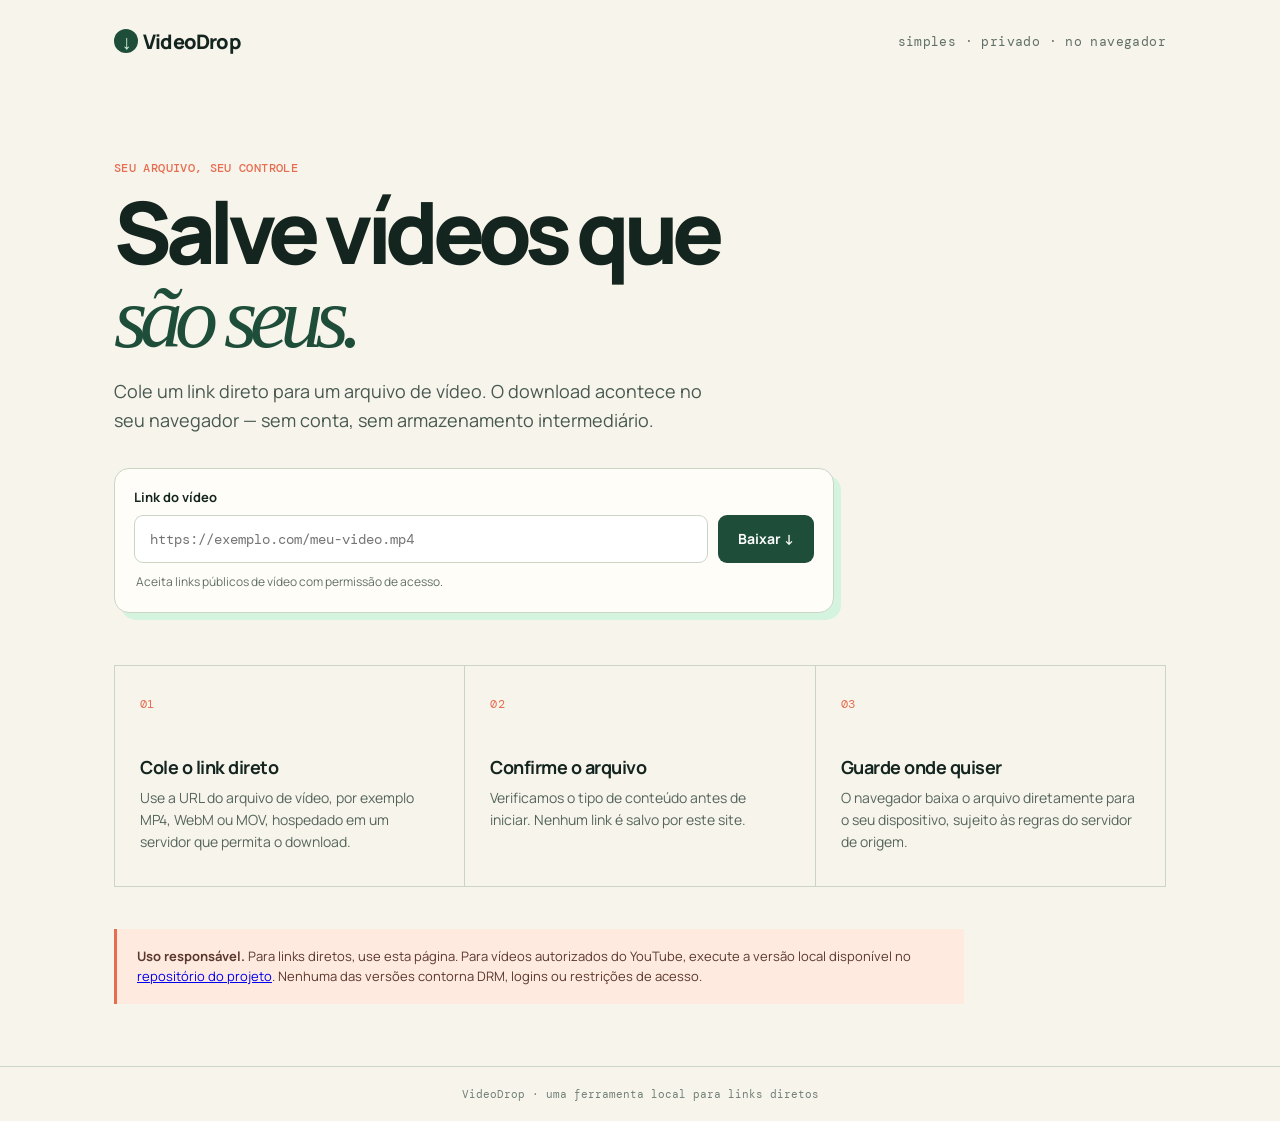
<file: index.html>
<!doctype html>
<html lang="pt-BR">
  <head>
    <meta charset="UTF-8" />
    <meta name="viewport" content="width=device-width, initial-scale=1.0" />
    <meta name="description" content="Baixe vídeos de links diretos que você tem autorização para salvar." />
    <title>VideoDrop — salve seus vídeos</title>
    <link rel="preconnect" href="https://fonts.googleapis.com" />
    <link rel="preconnect" href="https://fonts.gstatic.com" crossorigin />
    <link href="https://fonts.googleapis.com/css2?family=DM+Mono:wght@400;500&family=Manrope:wght@400;500;600;700;800&display=swap" rel="stylesheet" />
    <link rel="stylesheet" href="styles.css" />
  </head>
  <body>
    <main class="page-shell">
      <nav class="nav" aria-label="Navegação principal">
        <a class="brand" href="#top" aria-label="VideoDrop, início"><span class="brand-mark">↓</span>VideoDrop</a>
        <span class="nav-note">simples · privado · no navegador</span>
      </nav>

      <section id="top" class="hero" aria-labelledby="headline">
        <div class="eyebrow">SEU ARQUIVO, SEU CONTROLE</div>
        <h1 id="headline">Salve vídeos que<br /><em>são seus.</em></h1>
        <p class="intro">Cole um link direto para um arquivo de vídeo. O download acontece no seu navegador — sem conta, sem armazenamento intermediário.</p>

        <form id="download-form" class="download-card" novalidate>
          <label for="video-url">Link do vídeo</label>
          <div class="input-row">
            <input id="video-url" name="video-url" type="url" inputmode="url" autocomplete="url" placeholder="https://exemplo.com/meu-video.mp4" required />
            <button id="download-button" type="submit">Baixar <span aria-hidden="true">↓</span></button>
          </div>
          <p id="status" class="status" role="status" aria-live="polite">Aceita links públicos de vídeo com permissão de acesso.</p>
        </form>
      </section>

      <section class="details" aria-label="Como funciona">
        <article>
          <span class="step">01</span>
          <h2>Cole o link direto</h2>
          <p>Use a URL do arquivo de vídeo, por exemplo MP4, WebM ou MOV, hospedado em um servidor que permita o download.</p>
        </article>
        <article>
          <span class="step">02</span>
          <h2>Confirme o arquivo</h2>
          <p>Verificamos o tipo de conteúdo antes de iniciar. Nenhum link é salvo por este site.</p>
        </article>
        <article>
          <span class="step">03</span>
          <h2>Guarde onde quiser</h2>
          <p>O navegador baixa o arquivo diretamente para o seu dispositivo, sujeito às regras do servidor de origem.</p>
        </article>
      </section>

      <aside class="notice">
        <strong>Uso responsável.</strong> Para links diretos, use esta página. Para vídeos autorizados do YouTube, execute a versão local disponível no <a href="https://github.com/guikljas/videodrop">repositório do projeto</a>. Nenhuma das versões contorna DRM, logins ou restrições de acesso.
      </aside>
    </main>
    <footer>VideoDrop · uma ferramenta local para links diretos</footer>
    <script src="app.js"></script>
  </body>
</html>
</file>
<file: styles.css>
:root { --ink:#14251f; --forest:#1e4d3a; --mint:#d5f4df; --paper:#f7f4eb; --line:#cbd5c6; --coral:#e66d50; }
* { box-sizing:border-box; }
html { scroll-behavior:smooth; }
body { margin:0; color:var(--ink); background:var(--paper); font-family:Manrope,Arial,sans-serif; }
.page-shell { max-width:1120px; margin:0 auto; padding:28px 34px 62px; }
.nav { display:flex; align-items:center; justify-content:space-between; font-size:13px; }
.brand { color:var(--ink); font-size:20px; font-weight:800; text-decoration:none; letter-spacing:-.8px; }
.brand-mark { display:inline-grid; place-items:center; width:24px; height:24px; margin-right:5px; border-radius:50%; background:var(--forest); color:var(--mint); font-family:'DM Mono',monospace; }
.nav-note,.eyebrow,.step { font-family:'DM Mono',monospace; letter-spacing:.03em; }
.nav-note { color:#617067; }
.hero { min-height:520px; padding:105px 0 52px; }
.eyebrow { color:var(--coral); font-size:12px; font-weight:500; }
h1 { margin:14px 0 18px; max-width:720px; font-size:clamp(48px,7.4vw,86px); line-height:.96; letter-spacing:-.075em; font-weight:800; }
h1 em { color:var(--forest); font-family:Georgia,serif; font-weight:400; letter-spacing:-.09em; }
.intro { max-width:590px; margin:0 0 33px; font-size:18px; line-height:1.6; color:#475850; }
.download-card { max-width:720px; padding:19px; border:1px solid var(--line); border-radius:15px; background:#fffdf7; box-shadow:7px 7px 0 var(--mint); }
label { display:block; margin:0 0 9px; font-size:13px; font-weight:700; }
.input-row { display:flex; gap:10px; }
input { flex:1; min-width:0; border:1px solid var(--line); border-radius:9px; padding:14px 15px; color:var(--ink); font:14px 'DM Mono',monospace; outline:none; }
input:focus { border-color:var(--forest); box-shadow:0 0 0 3px #d5f4df; }
button { border:0; border-radius:9px; padding:0 20px; color:white; background:var(--forest); font:700 14px Manrope,sans-serif; cursor:pointer; transition:transform .15s,background .15s; }
button:hover { background:#143b2c; transform:translateY(-1px); } button:disabled { opacity:.65; cursor:wait; transform:none; }
.status { min-height:20px; margin:10px 2px 0; color:#617067; font-size:12px; }.status.error { color:#a33b2e; }.status.success { color:#256344; }
.details { display:grid; grid-template-columns:repeat(3,1fr); gap:1px; border:1px solid var(--line); background:var(--line); }
.details article { min-height:220px; padding:25px; background:var(--paper); }.step { color:var(--coral); font-size:12px; }.details h2 { margin:42px 0 8px; font-size:18px; letter-spacing:-.5px; }.details p { margin:0; color:#55655c; font-size:14px; line-height:1.6; }
.notice { margin-top:42px; max-width:850px; padding:17px 20px; border-left:3px solid var(--coral); background:#ffeadf; color:#5a382d; font-size:13px; line-height:1.6; } footer { padding:20px 34px; border-top:1px solid var(--line); color:#718077; text-align:center; font:11px 'DM Mono',monospace; }
@media (max-width:680px) { .page-shell{padding:20px 20px 45px}.nav-note{display:none}.hero{padding:72px 0 42px;min-height:0}.input-row{flex-direction:column}button{height:48px}.details{grid-template-columns:1fr}.details article{min-height:auto}.details h2{margin-top:25px}footer{padding:18px 20px} }
</file>
